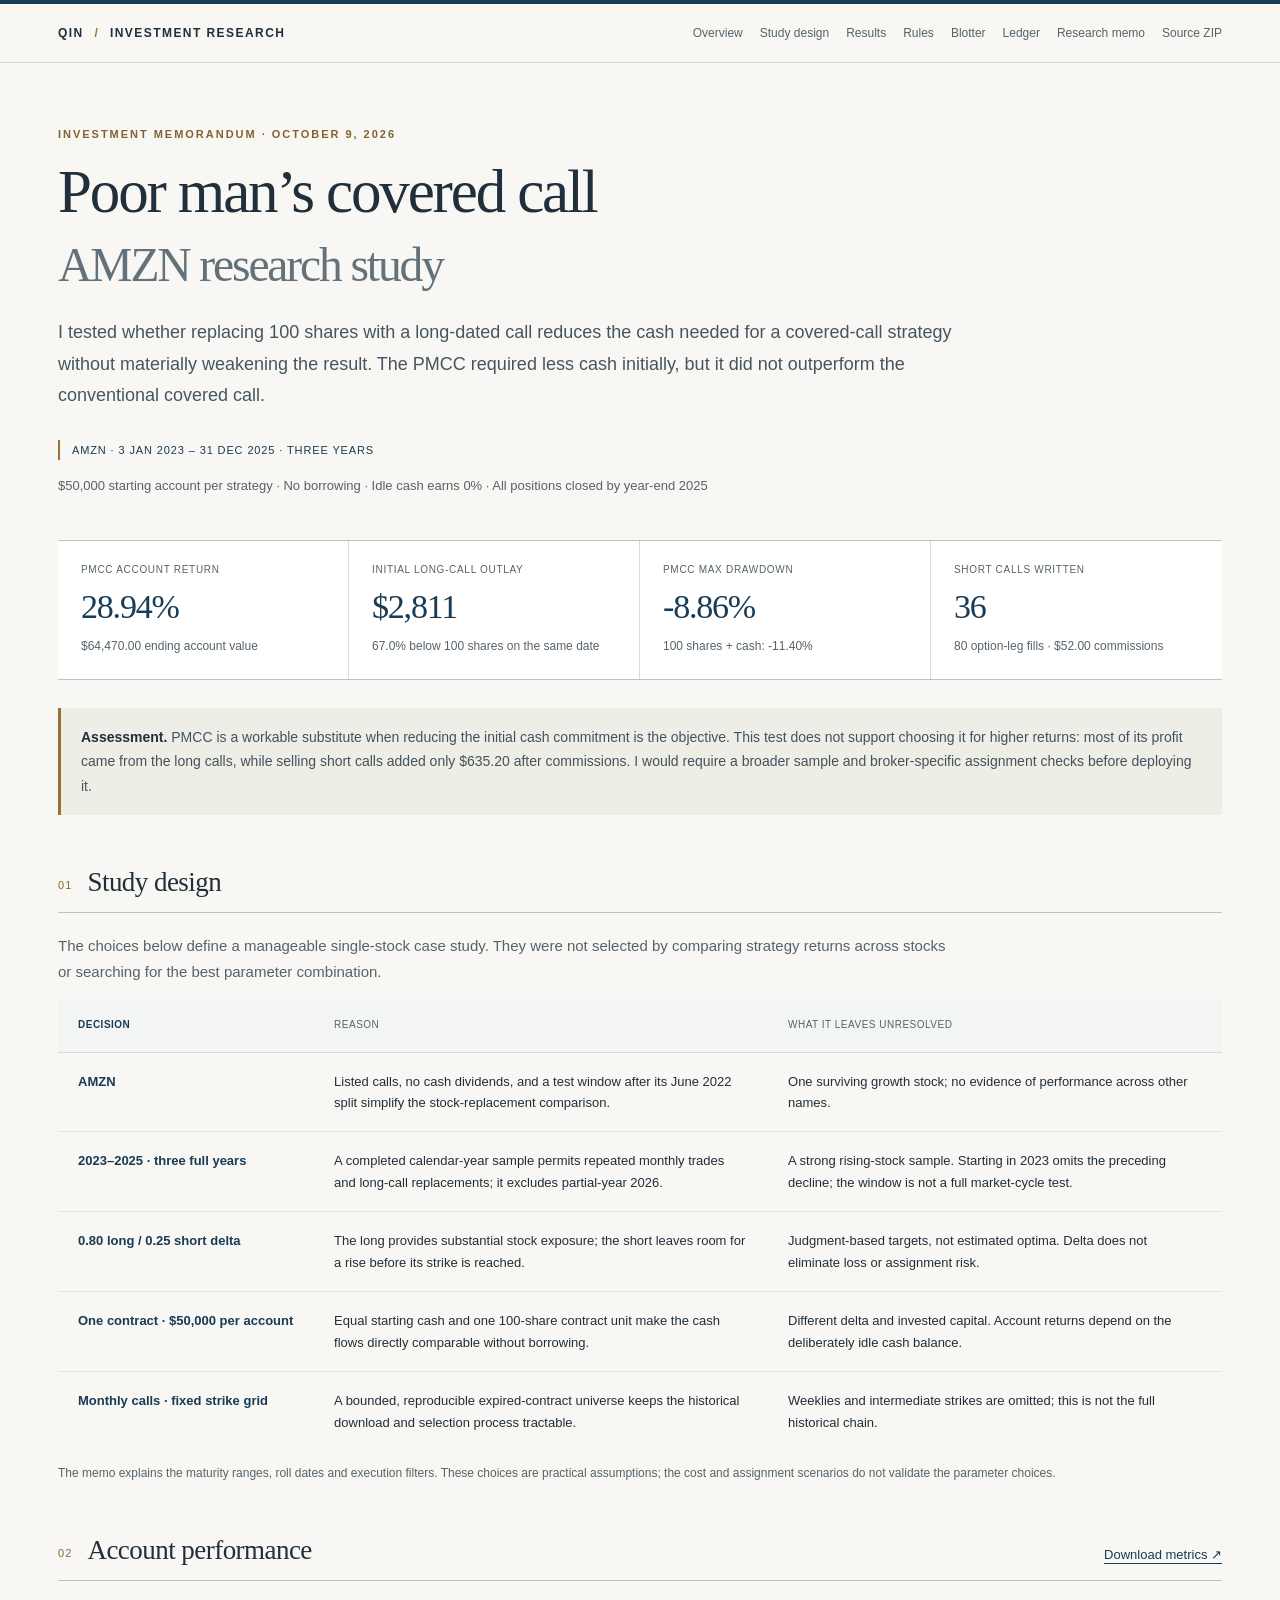
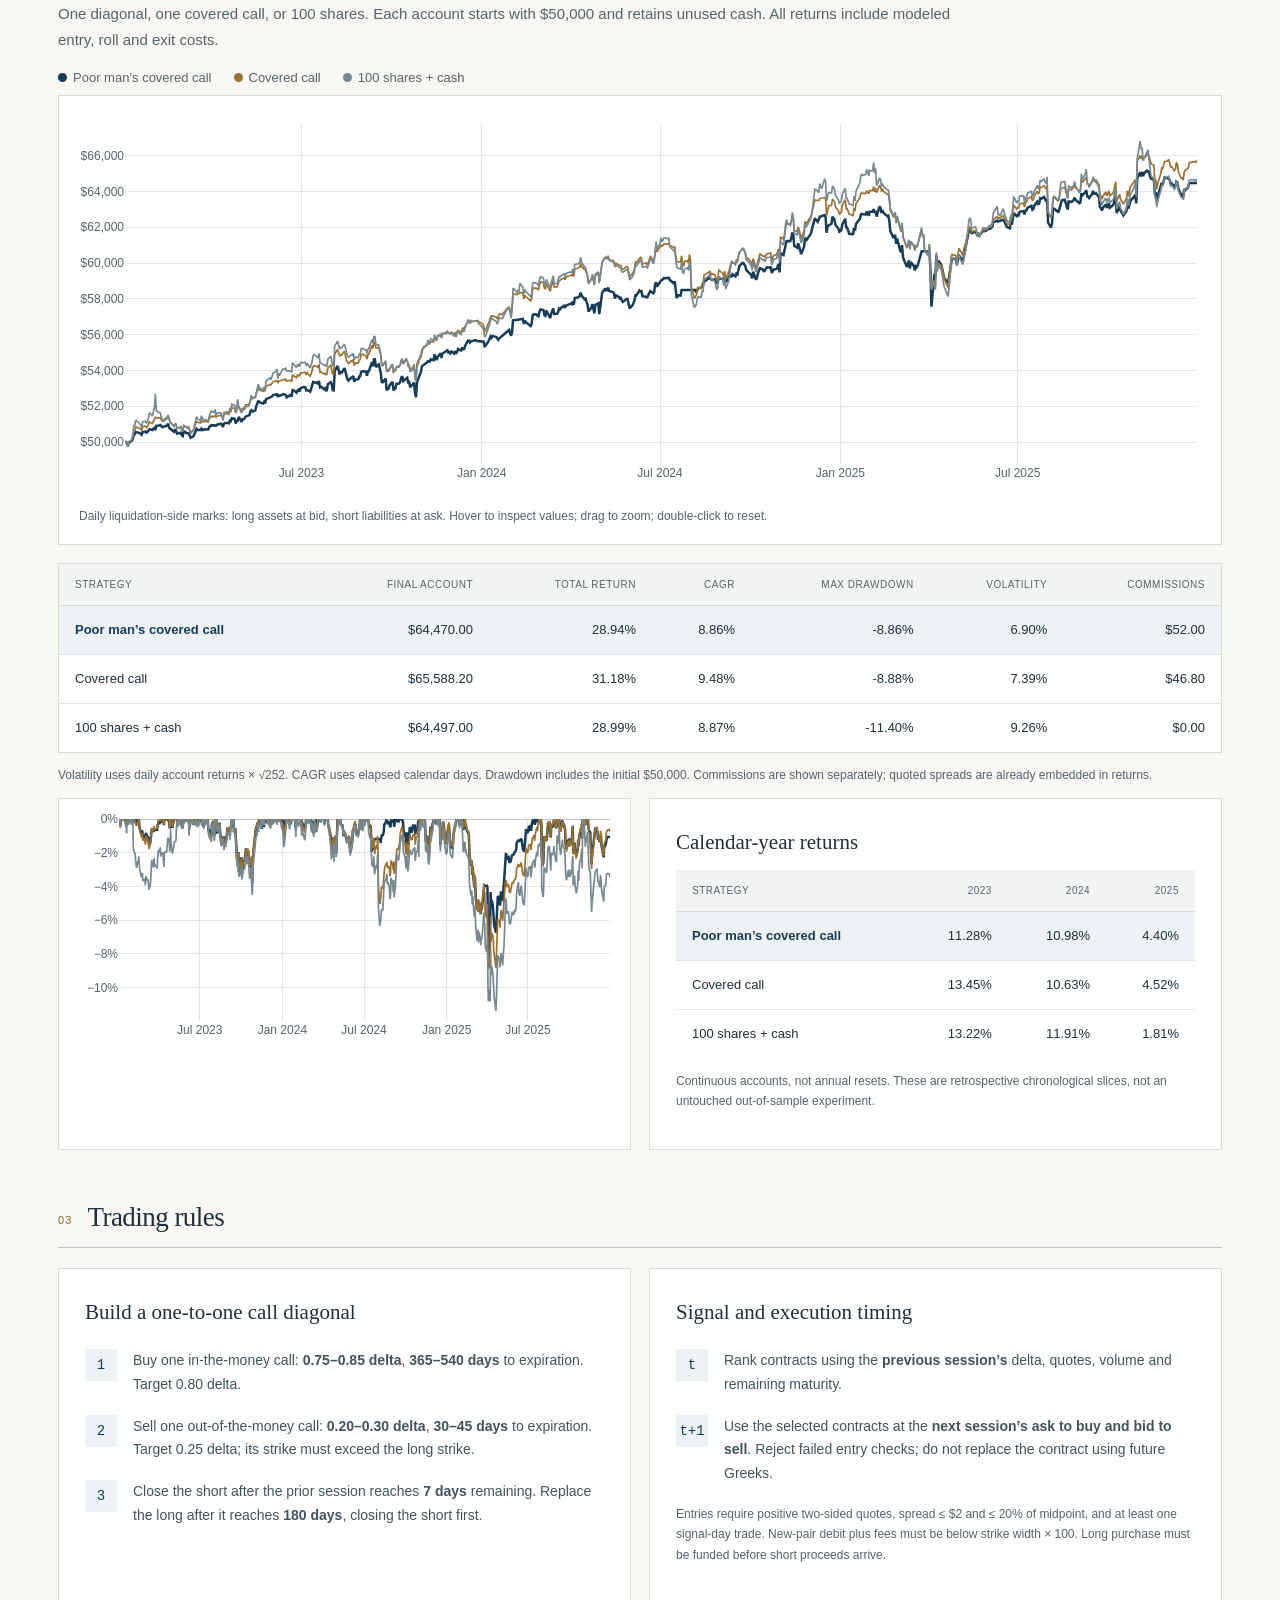
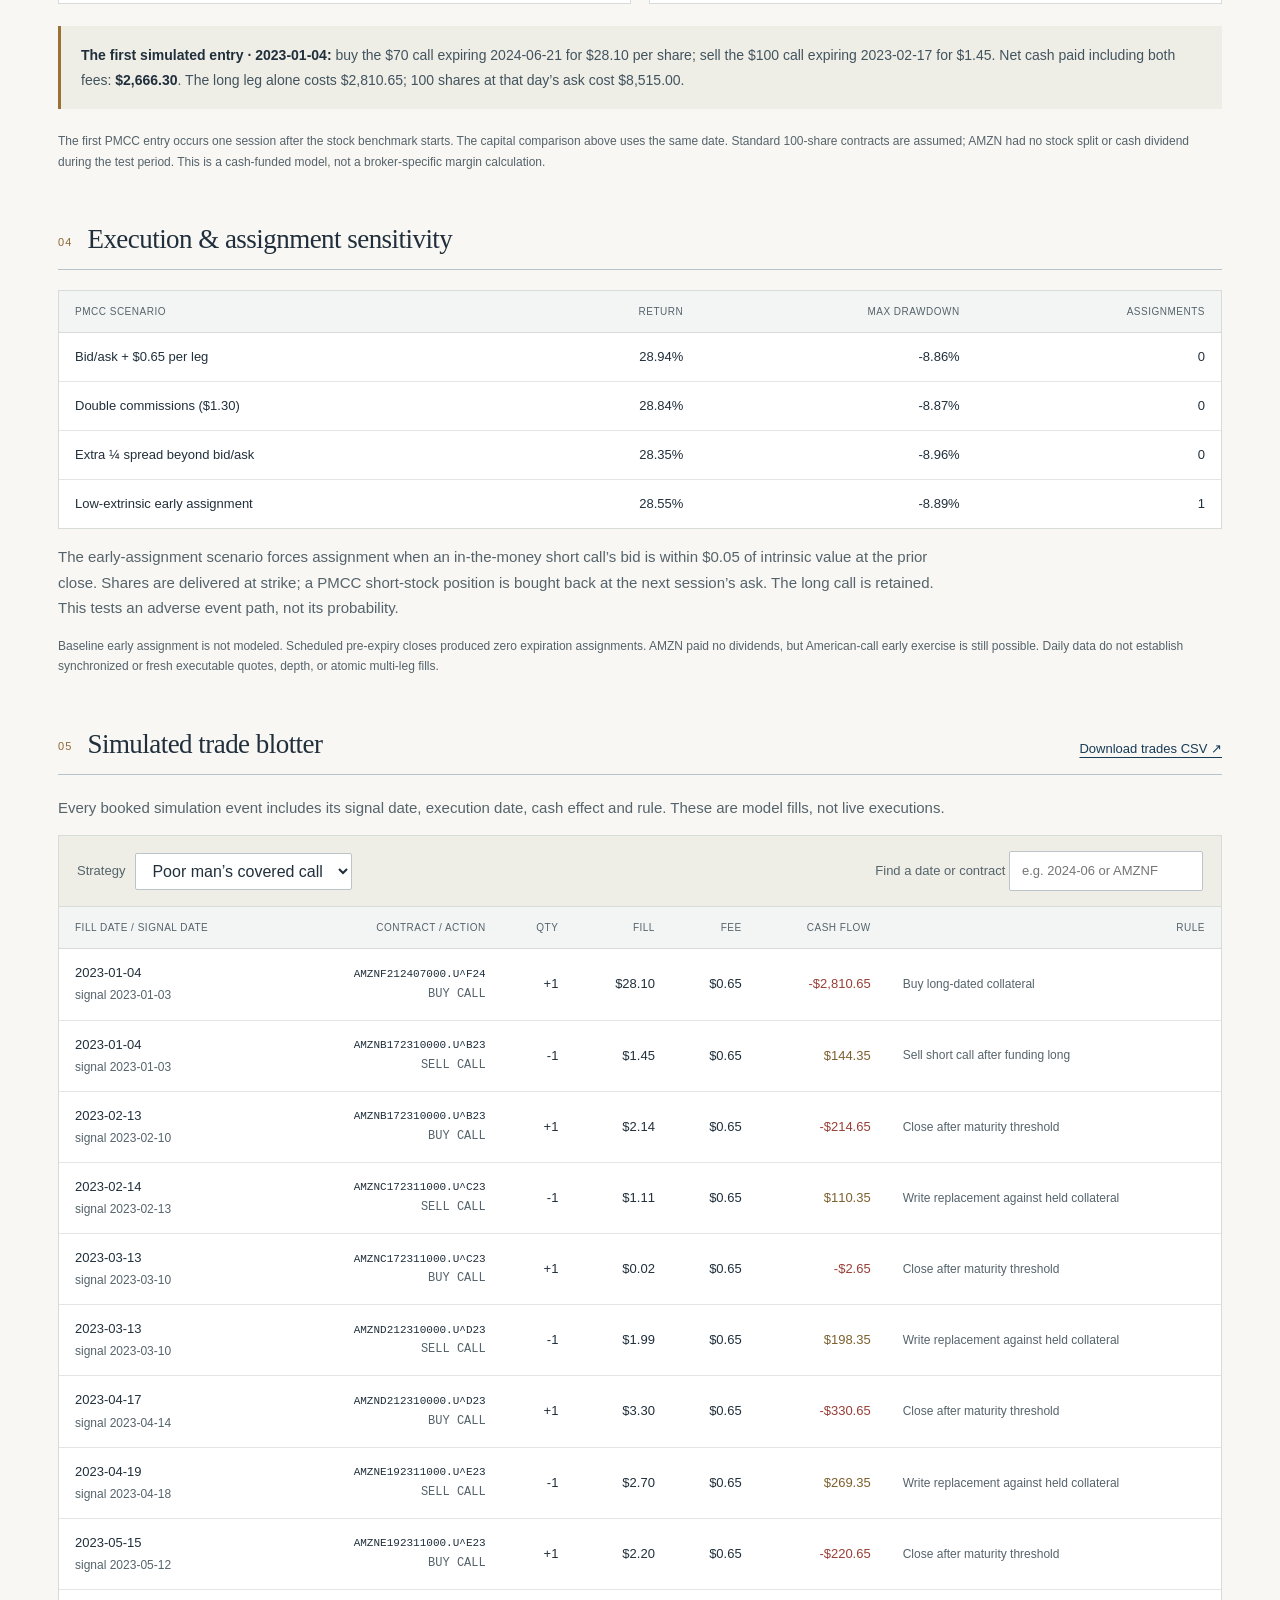
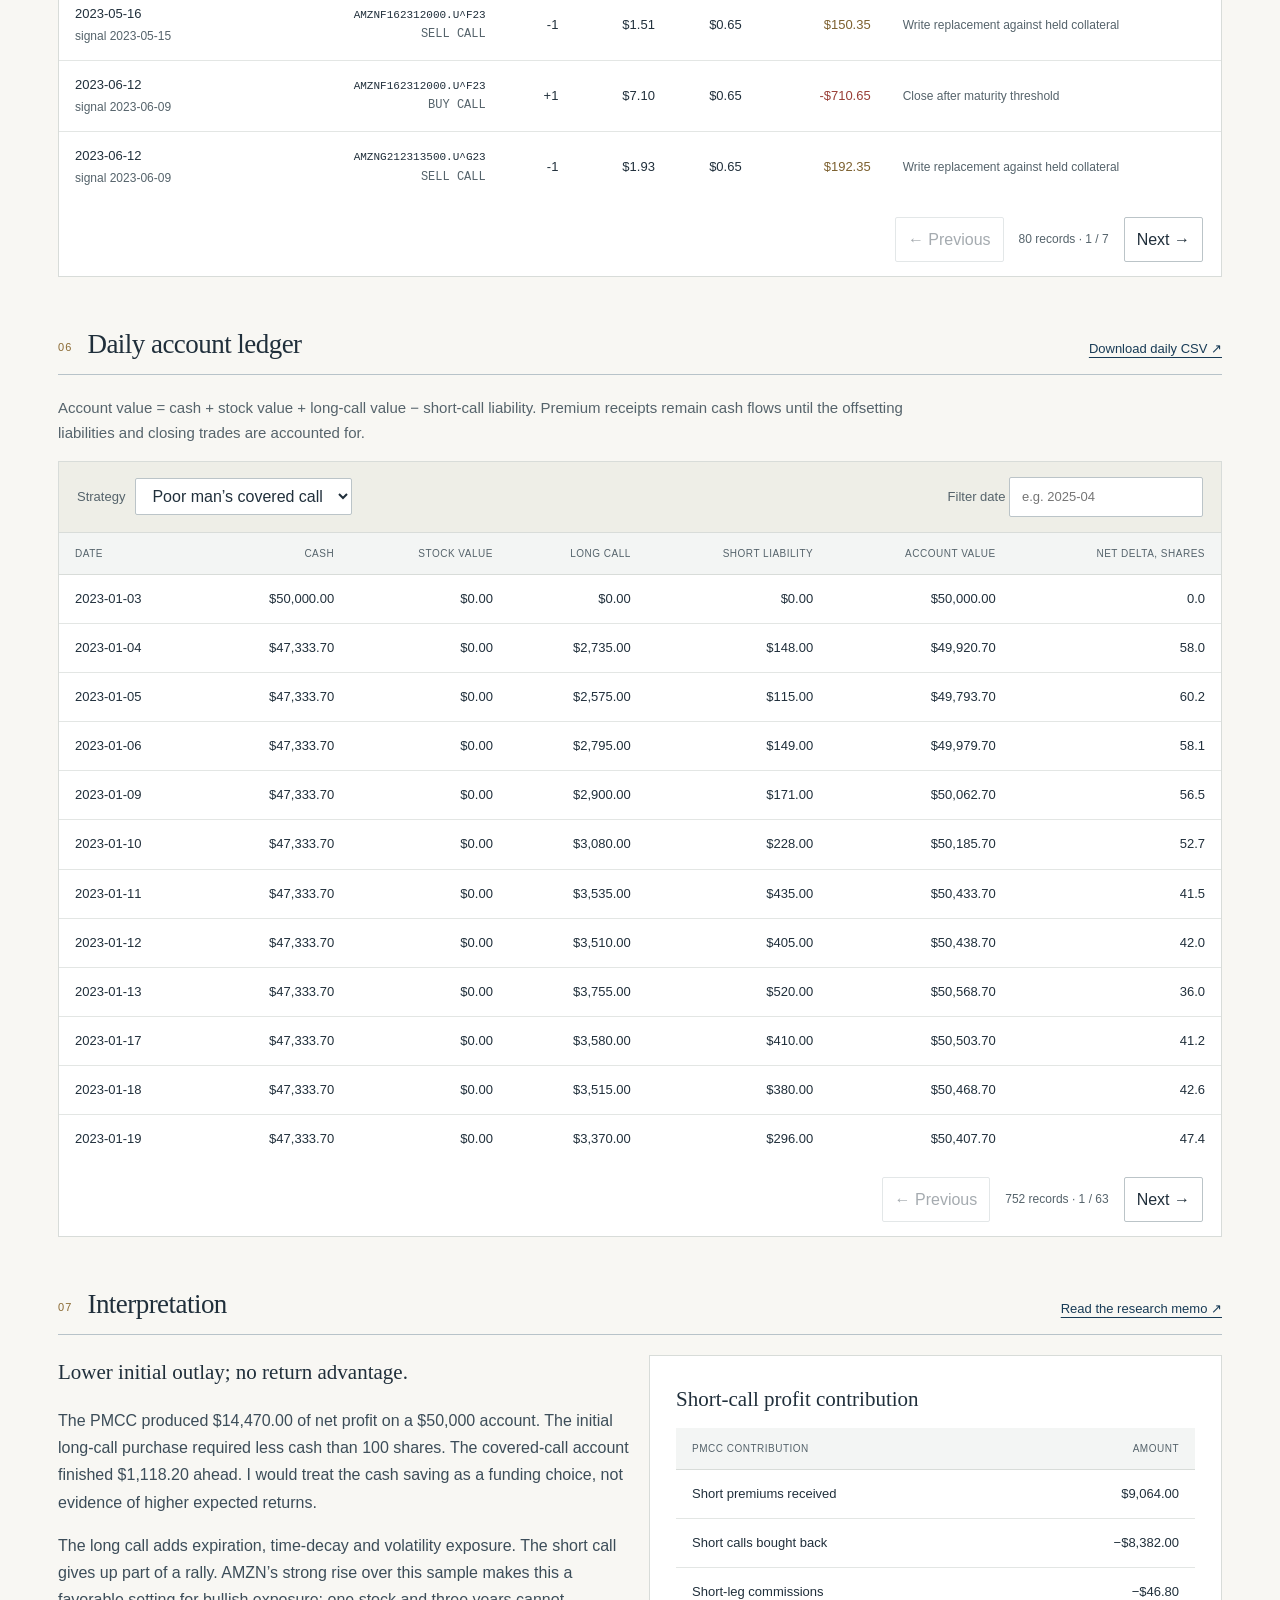
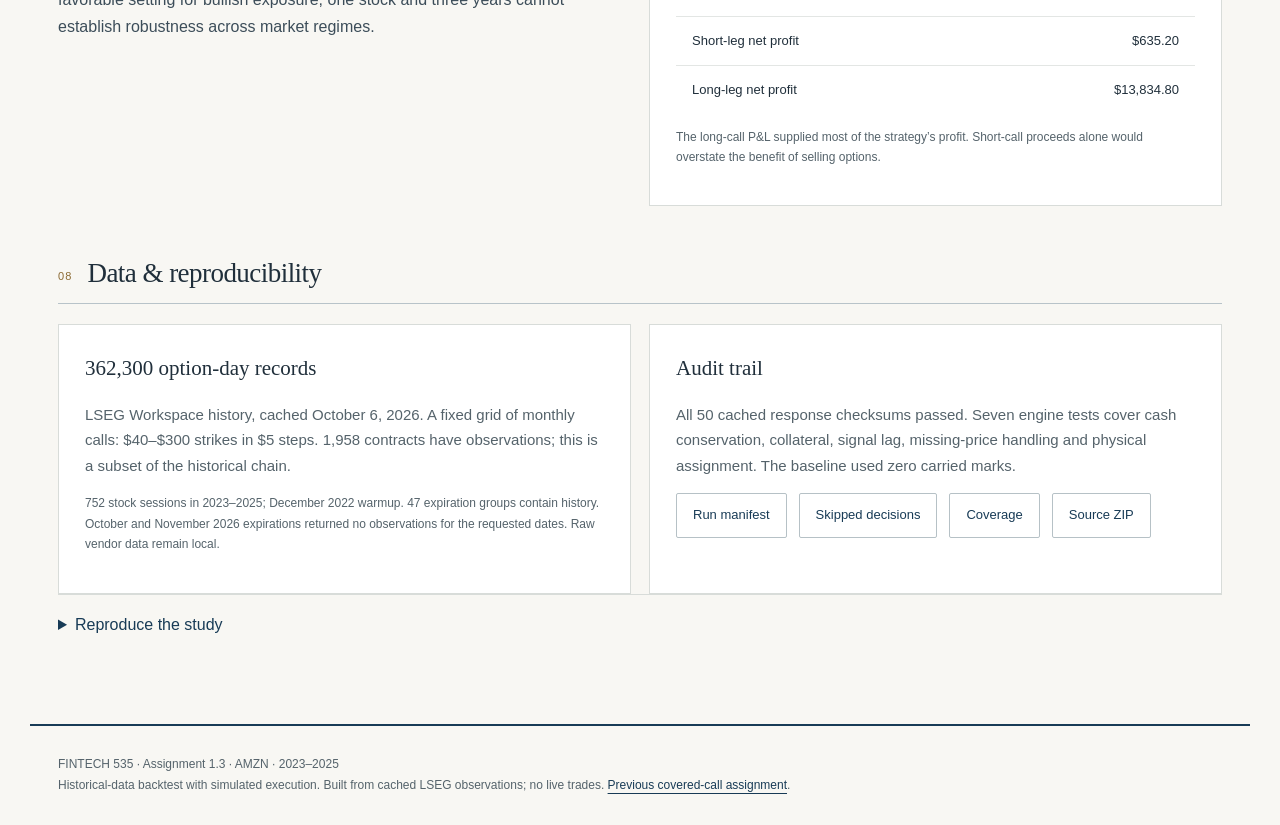
<file: docs/index.html>
<!doctype html><html lang="en"><head><meta charset="utf-8"><meta name="viewport" content="width=device-width,initial-scale=1"><meta name="description" content="AMZN poor man’s covered call: investment research, historical results and implementation assumptions, 2023–2025."><title>FINTECH 535 — Poor Man’s Covered Call</title><link rel="stylesheet" href="assets/style.css"></head><body><a class="skip-link" href="#main">Skip to content</a><header class="topbar"><div class="bar"><a class="brand" href="index.html">QIN <span>/</span> INVESTMENT RESEARCH</a><nav aria-label="Main navigation"><a href="#overview">Overview</a><a href="#design">Study design</a><a href="#results">Results</a><a href="#rules">Rules</a><a href="#blotter">Blotter</a><a href="#ledger">Ledger</a><a href="report.html">Research memo</a><a href="downloads/pmcc-source.zip">Source ZIP</a></nav></div></header><main id="main"><div class="hero" id="overview"><p class="eyebrow">Investment memorandum · October 9, 2026</p><h1>Poor man’s covered call<br><span class="subtle">AMZN research study</span></h1><p class="lead">I tested whether replacing 100 shares with a long-dated call reduces the cash needed for a covered-call strategy without materially weakening the result. The PMCC required less cash initially, but it did not outperform the conventional covered call.</p><span class="badge">AMZN · 3 JAN 2023 – 31 DEC 2025 · THREE YEARS</span><p class="meta">$50,000 starting account per strategy · No borrowing · Idle cash earns 0% · All positions closed by year-end 2025</p></div>
    <div class="metrics"><div class="metric"><label>PMCC account return</label><strong>28.94%</strong><small>$64,470.00 ending account value</small></div><div class="metric"><label>Initial long-call outlay</label><strong>$2,811</strong><small>67.0% below 100 shares on the same date</small></div><div class="metric"><label>PMCC max drawdown</label><strong>-8.86%</strong><small>100 shares + cash: -11.40%</small></div><div class="metric"><label>Short calls written</label><strong>36</strong><small>80 option-leg fills · $52.00 commissions</small></div></div>
    <div class="note"><strong>Assessment.</strong> PMCC is a workable substitute when reducing the initial cash commitment is the objective. This test does not support choosing it for higher returns: most of its profit came from the long calls, while selling short calls added only $635.20 after commissions. I would require a broader sample and broker-specific assignment checks before deploying it.</div><section id="design"><div class="section-heading"><h2><span class="section-num">01</span>Study design</h2></div><p class="intro">The choices below define a manageable single-stock case study. They were not selected by comparing strategy returns across stocks or searching for the best parameter combination.</p><div class="table-wrap"><table><thead><tr><th scope="col">Decision</th><th scope="col">Reason</th><th scope="col">What it leaves unresolved</th></tr></thead><tbody><tr><td>AMZN</td><td>Listed calls, no cash dividends, and a test window after its June 2022 split simplify the stock-replacement comparison.</td><td>One surviving growth stock; no evidence of performance across other names.</td></tr><tr><td>2023–2025 · three full years</td><td>A completed calendar-year sample permits repeated monthly trades and long-call replacements; it excludes partial-year 2026.</td><td>A strong rising-stock sample. Starting in 2023 omits the preceding decline; the window is not a full market-cycle test.</td></tr><tr><td>0.80 long / 0.25 short delta</td><td>The long provides substantial stock exposure; the short leaves room for a rise before its strike is reached.</td><td>Judgment-based targets, not estimated optima. Delta does not eliminate loss or assignment risk.</td></tr><tr><td>One contract · $50,000 per account</td><td>Equal starting cash and one 100-share contract unit make the cash flows directly comparable without borrowing.</td><td>Different delta and invested capital. Account returns depend on the deliberately idle cash balance.</td></tr><tr><td>Monthly calls · fixed strike grid</td><td>A bounded, reproducible expired-contract universe keeps the historical download and selection process tractable.</td><td>Weeklies and intermediate strikes are omitted; this is not the full historical chain.</td></tr></tbody></table></div><p class="smallprint">The memo explains the maturity ranges, roll dates and execution filters. These choices are practical assumptions; the cost and assignment scenarios do not validate the parameter choices.</p></section><section id="results"><div class="section-heading"><h2><span class="section-num">02</span>Account performance</h2><a href="results/summary.json" download>Download metrics ↗</a></div><p class="intro">One diagonal, one covered call, or 100 shares. Each account starts with $50,000 and retains unused cash. All returns include modeled entry, roll and exit costs.</p><div class="legend"><span><i class="dot" style="background:#183b56"></i>Poor man’s covered call</span><span><i class="dot" style="background:#9a7134"></i>Covered call</span><span><i class="dot" style="background:#78888f"></i>100 shares + cash</span></div><div class="panel"><div id="equity-chart" class="chart" role="img" aria-label="Daily account equity for PMCC, covered call and stock"></div><div class="chart-caption">Daily liquidation-side marks: long assets at bid, short liabilities at ask. Hover to inspect values; drag to zoom; double-click to reset.</div></div><div style="height:18px"></div><div class="panel"><div class="table-wrap"><table><thead><tr><th scope="col">Strategy</th><th scope="col">Final account</th><th scope="col">Total return</th><th scope="col">CAGR</th><th scope="col">Max drawdown</th><th scope="col">Volatility</th><th scope="col">Commissions</th></tr></thead><tbody><tr class="primary"><td>Poor man’s covered call</td><td>$64,470.00</td><td>28.94%</td><td>8.86%</td><td>-8.86%</td><td>6.90%</td><td>$52.00</td></tr><tr><td>Covered call</td><td>$65,588.20</td><td>31.18%</td><td>9.48%</td><td>-8.88%</td><td>7.39%</td><td>$46.80</td></tr><tr><td>100 shares + cash</td><td>$64,497.00</td><td>28.99%</td><td>8.87%</td><td>-11.40%</td><td>9.26%</td><td>$0.00</td></tr></tbody></table></div></div><p class="smallprint">Volatility uses daily account returns × √252. CAGR uses elapsed calendar days. Drawdown includes the initial $50,000. Commissions are shown separately; quoted spreads are already embedded in returns.</p><div class="grid2"><div class="panel"><div id="drawdown-chart" class="chart small" role="img" aria-label="Account drawdowns"></div></div><div class="panel pad"><h3>Calendar-year returns</h3><div class="table-wrap"><table><thead><tr><th scope="col">Strategy</th><th scope="col">2023</th><th scope="col">2024</th><th scope="col">2025</th></tr></thead><tbody><tr class="primary"><td>Poor man’s covered call</td><td>11.28%</td><td>10.98%</td><td>4.40%</td></tr><tr><td>Covered call</td><td>13.45%</td><td>10.63%</td><td>4.52%</td></tr><tr><td>100 shares + cash</td><td>13.22%</td><td>11.91%</td><td>1.81%</td></tr></tbody></table></div><p class="smallprint">Continuous accounts, not annual resets. These are retrospective chronological slices, not an untouched out-of-sample experiment.</p></div></div></section><section id="rules"><div class="section-heading"><h2><span class="section-num">03</span>Trading rules</h2></div><div class="grid2"><div class="panel pad"><h3>Build a one-to-one call diagonal</h3><div class="numberline"><span>1</span><p>Buy one in-the-money call: <strong>0.75–0.85 delta</strong>, <strong>365–540 days</strong> to expiration. Target 0.80 delta.</p></div><div class="numberline"><span>2</span><p>Sell one out-of-the-money call: <strong>0.20–0.30 delta</strong>, <strong>30–45 days</strong> to expiration. Target 0.25 delta; its strike must exceed the long strike.</p></div><div class="numberline"><span>3</span><p>Close the short after the prior session reaches <strong>7 days</strong> remaining. Replace the long after it reaches <strong>180 days</strong>, closing the short first.</p></div></div><div class="panel pad"><h3>Signal and execution timing</h3><div class="numberline"><span>t</span><p>Rank contracts using the <strong>previous session’s</strong> delta, quotes, volume and remaining maturity.</p></div><div class="numberline"><span>t+1</span><p>Use the selected contracts at the <strong>next session’s ask to buy and bid to sell</strong>. Reject failed entry checks; do not replace the contract using future Greeks.</p></div><p class="smallprint">Entries require positive two-sided quotes, spread ≤ $2 and ≤ 20% of midpoint, and at least one signal-day trade. New-pair debit plus fees must be below strike width × 100. Long purchase must be funded before short proceeds arrive.</p></div></div><div class="note"><strong>The first simulated entry · 2023-01-04:</strong> buy the $70 call expiring 2024-06-21 for $28.10 per share; sell the $100 call expiring 2023-02-17 for $1.45. Net cash paid including both fees: <strong>$2,666.30</strong>. The long leg alone costs $2,810.65; 100 shares at that day’s ask cost $8,515.00.</div><p class="smallprint">The first PMCC entry occurs one session after the stock benchmark starts. The capital comparison above uses the same date. Standard 100-share contracts are assumed; AMZN had no stock split or cash dividend during the test period. This is a cash-funded model, not a broker-specific margin calculation.</p></section><section id="risk"><div class="section-heading"><h2><span class="section-num">04</span>Execution & assignment sensitivity</h2></div><div class="panel"><div class="table-wrap"><table><thead><tr><th scope="col">PMCC scenario</th><th scope="col">Return</th><th scope="col">Max drawdown</th><th scope="col">Assignments</th></tr></thead><tbody><tr><td>Bid/ask + $0.65 per leg</td><td>28.94%</td><td>-8.86%</td><td>0</td></tr><tr><td>Double commissions ($1.30)</td><td>28.84%</td><td>-8.87%</td><td>0</td></tr><tr><td>Extra ¼ spread beyond bid/ask</td><td>28.35%</td><td>-8.96%</td><td>0</td></tr><tr><td>Low-extrinsic early assignment</td><td>28.55%</td><td>-8.89%</td><td>1</td></tr></tbody></table></div></div><p class="intro">The early-assignment scenario forces assignment when an in-the-money short call’s bid is within $0.05 of intrinsic value at the prior close. Shares are delivered at strike; a PMCC short-stock position is bought back at the next session’s ask. The long call is retained. This tests an adverse event path, not its probability.</p><p class="smallprint">Baseline early assignment is not modeled. Scheduled pre-expiry closes produced zero expiration assignments. AMZN paid no dividends, but American-call early exercise is still possible. Daily data do not establish synchronized or fresh executable quotes, depth, or atomic multi-leg fills.</p></section><section id="blotter"><div class="section-heading"><h2><span class="section-num">05</span>Simulated trade blotter</h2><a id="trades-download" href="results/pmcc_trades.csv" download>Download trades CSV ↗</a></div><p class="intro">Every booked simulation event includes its signal date, execution date, cash effect and rule. These are model fills, not live executions.</p><div class="panel"><div class="toolbar"><div class="controls"><label for="trade-strategy">Strategy</label><select id="trade-strategy"><option value="pmcc">Poor man’s covered call</option><option value="covered_call">Covered call</option><option value="stock">100 shares + cash</option></select></div><label>Find a date or contract <input id="trade-search" type="search" placeholder="e.g. 2024-06 or AMZNF"></label></div><div class="table-wrap"><table><thead><tr><th>Fill date / signal date</th><th>Contract / action</th><th>Qty</th><th>Fill</th><th>Fee</th><th>Cash flow</th><th>Rule</th></tr></thead><tbody id="trade-body"></tbody></table></div><div class="pagination"><button id="trade-prev" aria-label="Previous trades">← Previous</button><span id="trade-page" aria-live="polite"></span><button id="trade-next" aria-label="Next trades">Next →</button></div></div></section><section id="ledger"><div class="section-heading"><h2><span class="section-num">06</span>Daily account ledger</h2><a id="ledger-download" href="results/pmcc_daily.csv" download>Download daily CSV ↗</a></div><p class="intro">Account value = cash + stock value + long-call value − short-call liability. Premium receipts remain cash flows until the offsetting liabilities and closing trades are accounted for.</p><div class="panel"><div class="toolbar"><div class="controls"><label for="ledger-strategy">Strategy</label><select id="ledger-strategy"><option value="pmcc">Poor man’s covered call</option><option value="covered_call">Covered call</option><option value="stock">100 shares + cash</option></select></div><label>Filter date <input id="ledger-search" type="search" placeholder="e.g. 2025-04"></label></div><div class="table-wrap"><table><thead><tr><th>Date</th><th>Cash</th><th>Stock value</th><th>Long call</th><th>Short liability</th><th>Account value</th><th>Net delta, shares</th></tr></thead><tbody id="ledger-body"></tbody></table></div><div class="pagination"><button id="ledger-prev" aria-label="Previous ledger rows">← Previous</button><span id="ledger-page" aria-live="polite"></span><button id="ledger-next" aria-label="Next ledger rows">Next →</button></div></div></section><section id="writeup"><div class="section-heading"><h2><span class="section-num">07</span>Interpretation</h2><a href="report.html">Read the research memo ↗</a></div><div class="grid2"><div class="analysis-text"><h3>Lower initial outlay; no return advantage.</h3><p>The PMCC produced $14,470.00 of net profit on a $50,000 account. The initial long-call purchase required less cash than 100 shares. The covered-call account finished $1,118.20 ahead. I would treat the cash saving as a funding choice, not evidence of higher expected returns.</p><p>The long call adds expiration, time-decay and volatility exposure. The short call gives up part of a rally. AMZN’s strong rise over this sample makes this a favorable setting for bullish exposure; one stock and three years cannot establish robustness across market regimes.</p></div><div class="panel pad"><h3>Short-call profit contribution</h3><div class="table-wrap"><table><thead><tr><th scope="col">PMCC contribution</th><th scope="col">Amount</th></tr></thead><tbody><tr><td>Short premiums received</td><td>$9,064.00</td></tr><tr><td>Short calls bought back</td><td>−$8,382.00</td></tr><tr><td>Short-leg commissions</td><td>−$46.80</td></tr><tr><td>Short-leg net profit</td><td>$635.20</td></tr><tr><td>Long-leg net profit</td><td>$13,834.80</td></tr></tbody></table></div><p class="smallprint">The long-call P&amp;L supplied most of the strategy’s profit. Short-call proceeds alone would overstate the benefit of selling options.</p></div></div></section><section id="data"><div class="section-heading"><h2><span class="section-num">08</span>Data & reproducibility</h2></div><div class="grid2"><div class="panel pad"><h3>362,300 option-day records</h3><p class="intro">LSEG Workspace history, cached October 6, 2026. A fixed grid of monthly calls: $40–$300 strikes in $5 steps. 1,958 contracts have observations; this is a subset of the historical chain.</p><p class="smallprint">752 stock sessions in 2023–2025; December 2022 warmup. 47 expiration groups contain history. October and November 2026 expirations returned no observations for the requested dates. Raw vendor data remain local.</p></div><div class="panel pad"><h3>Audit trail</h3><p class="intro">All 50 cached response checksums passed. Seven engine tests cover cash conservation, collateral, signal lag, missing-price handling and physical assignment. The baseline used zero carried marks.</p><div class="downloads"><a class="button-link" href="results/run_manifest.json" download>Run manifest</a><a class="button-link" href="results/pmcc_skips.csv" download>Skipped decisions</a><a class="button-link" href="results/cache_summary.json" download>Coverage</a><a class="button-link" href="downloads/pmcc-source.zip" download>Source ZIP</a></div></div></div><details><summary>Reproduce the study</summary><p class="intro">The complete source bundle includes configuration, fetcher, engine, tests, site generator and cached derived results. Rebuilding the analysis requires an entitled LSEG Workspace account or the same local raw cache.</p><pre>python3.12 -m venv .venv
.venv/bin/python -m pip install -r requirements.txt
.venv/bin/python src/fetch_lseg.py
.venv/bin/python src/audit_cache.py
.venv/bin/python -m unittest discover -s tests -v
.venv/bin/python src/backtest.py
.venv/bin/python src/robustness.py
.venv/bin/python src/build_site.py</pre><p class="smallprint">Serve the <code>docs/</code> directory with GitHub Pages. The published site is static and does not require access to LSEG.</p></details></section></main><footer>FINTECH 535 · Assignment 1.3 · AMZN · 2023–2025<br>Historical-data backtest with simulated execution. Built from cached LSEG observations; no live trades. <a href="https://chuyuqin.github.io/Covered-Call-FinTech535/">Previous covered-call assignment</a>.</footer><script src="assets/plotly.min.js"></script><script src="assets/data.js"></script><script src="assets/app.js"></script></body></html>
</file>
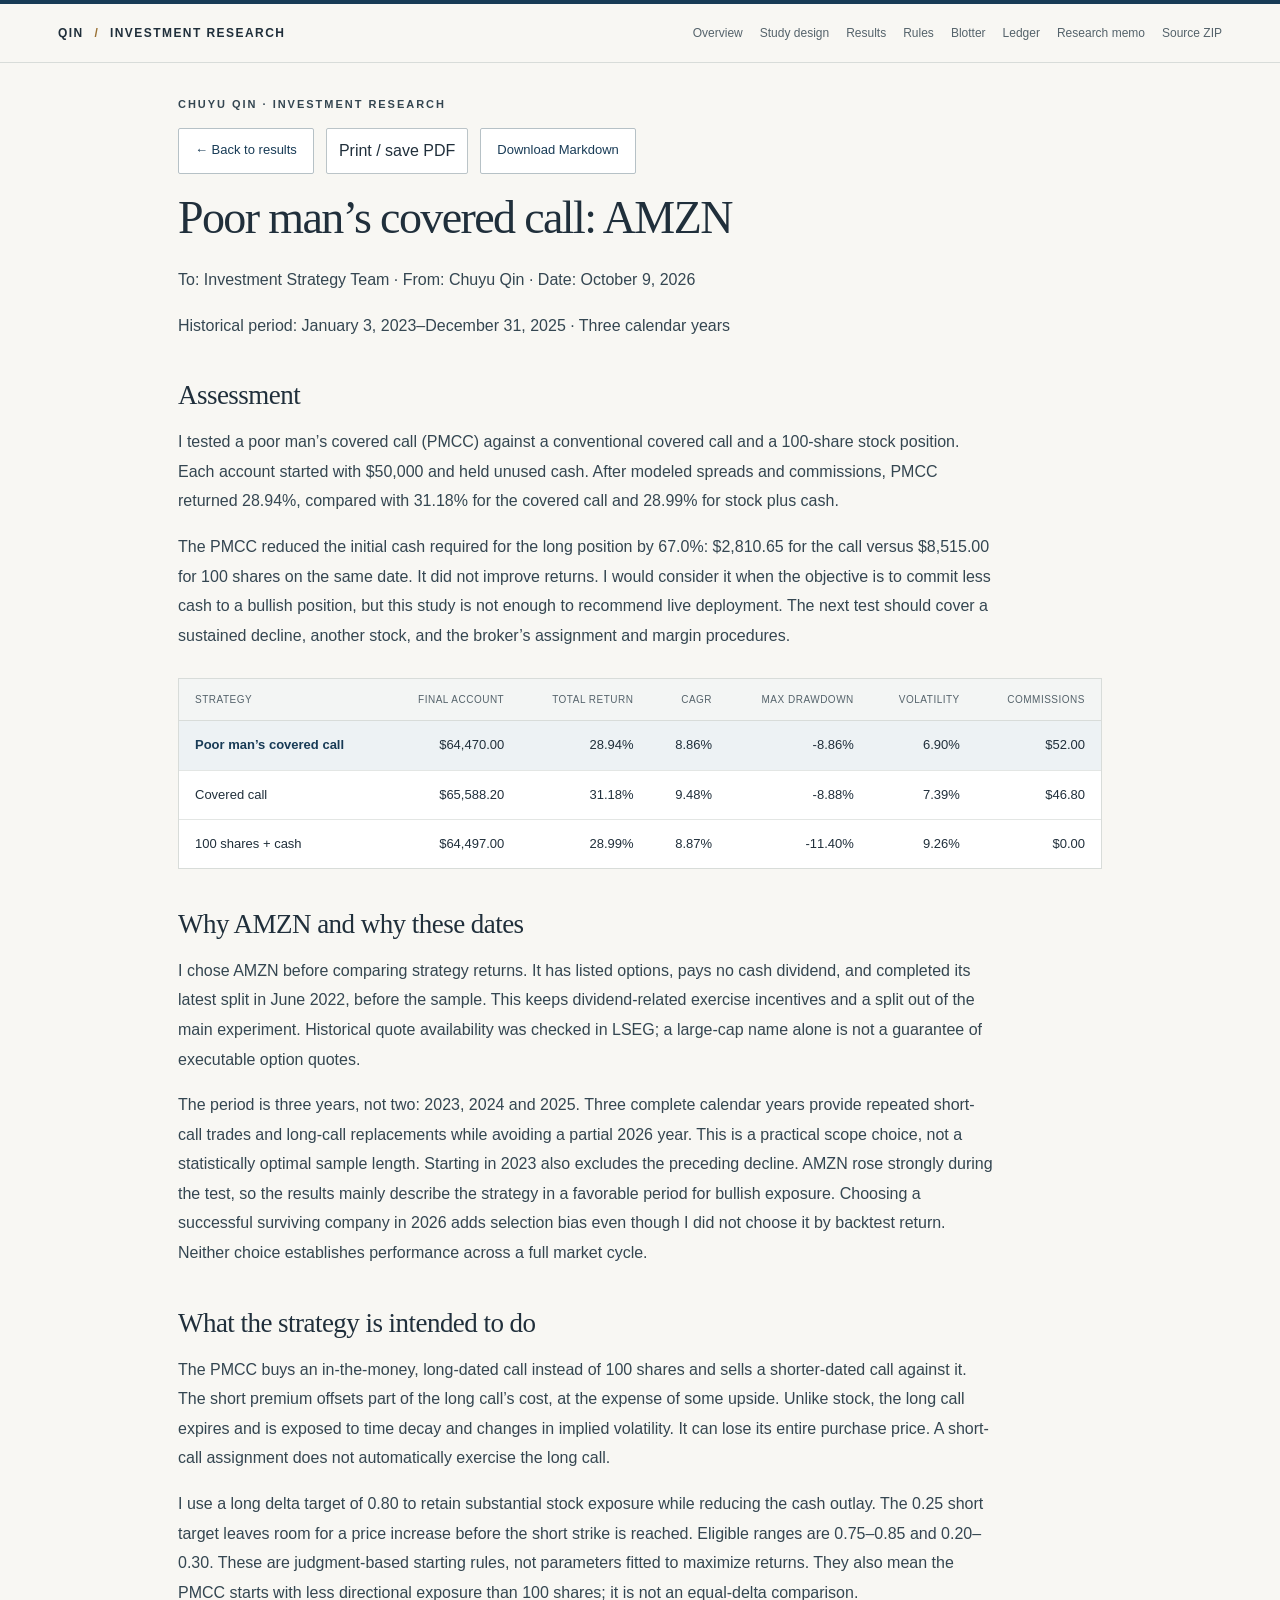
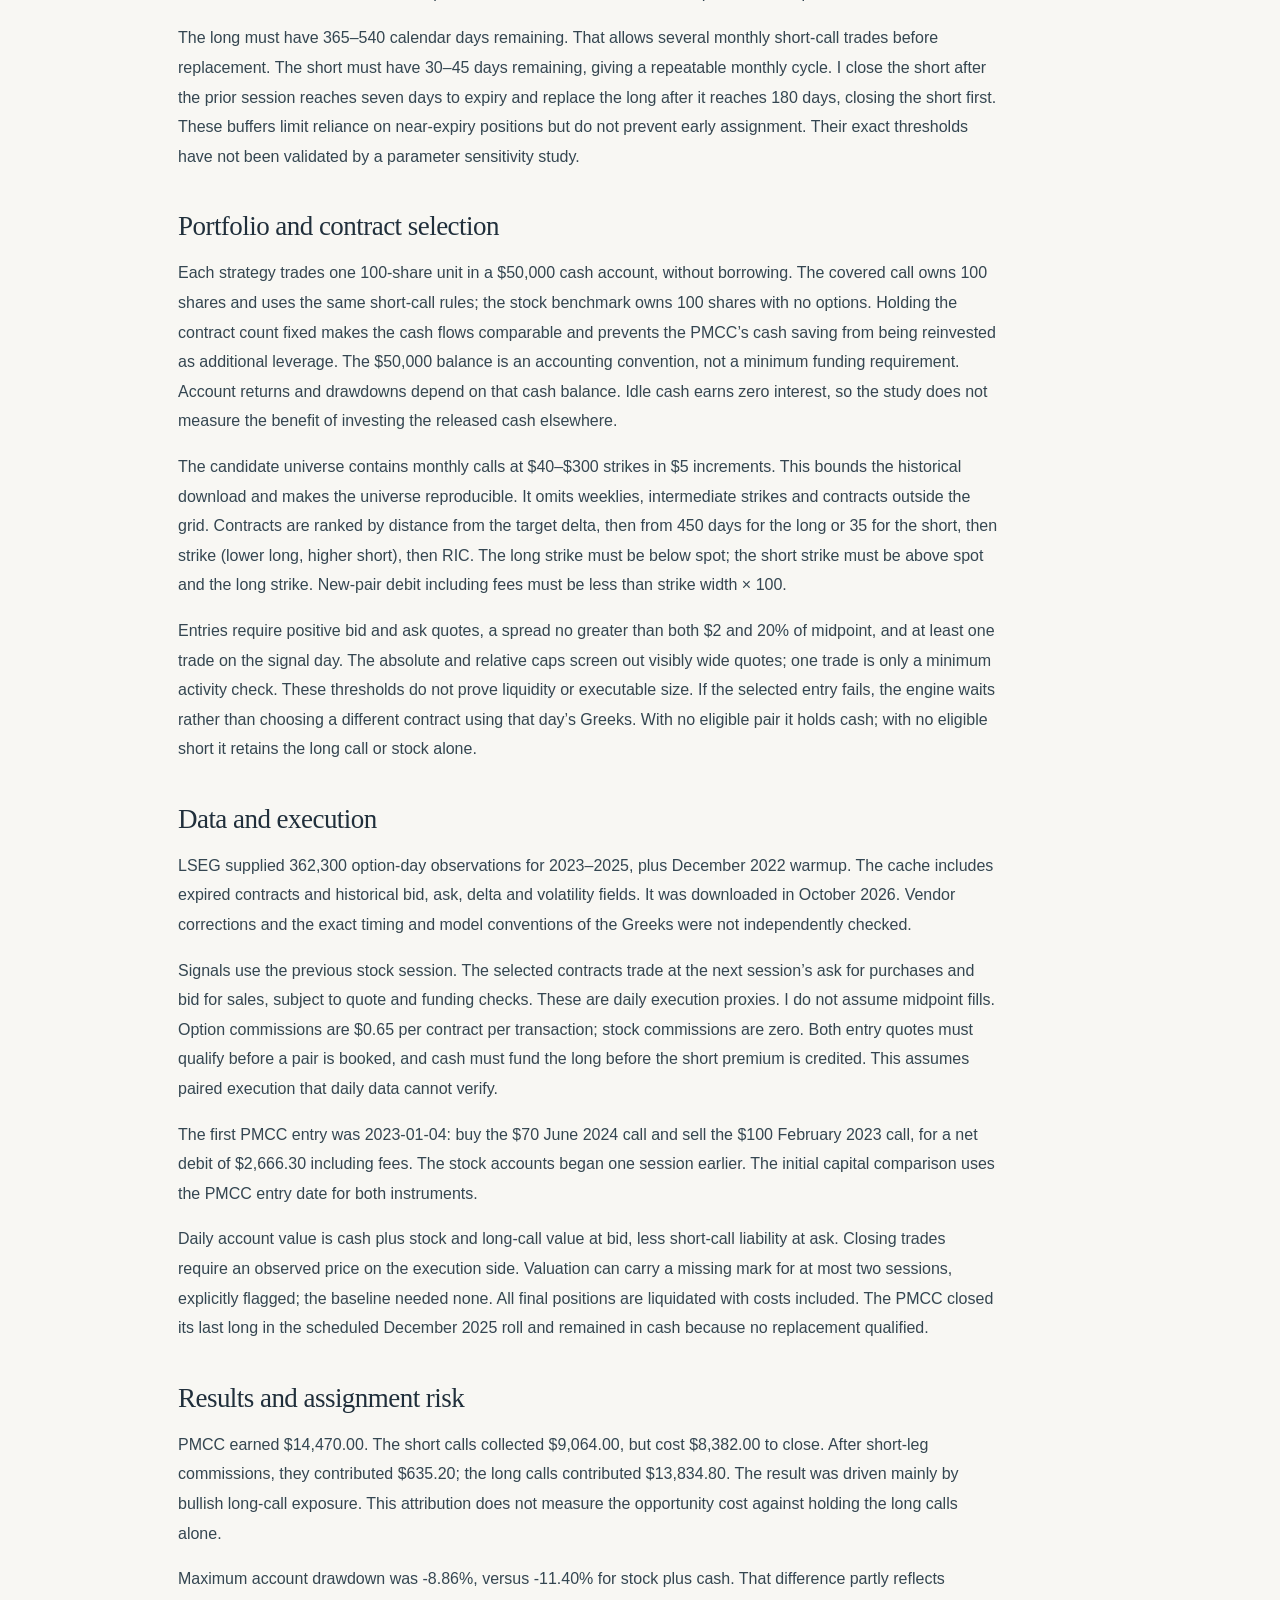
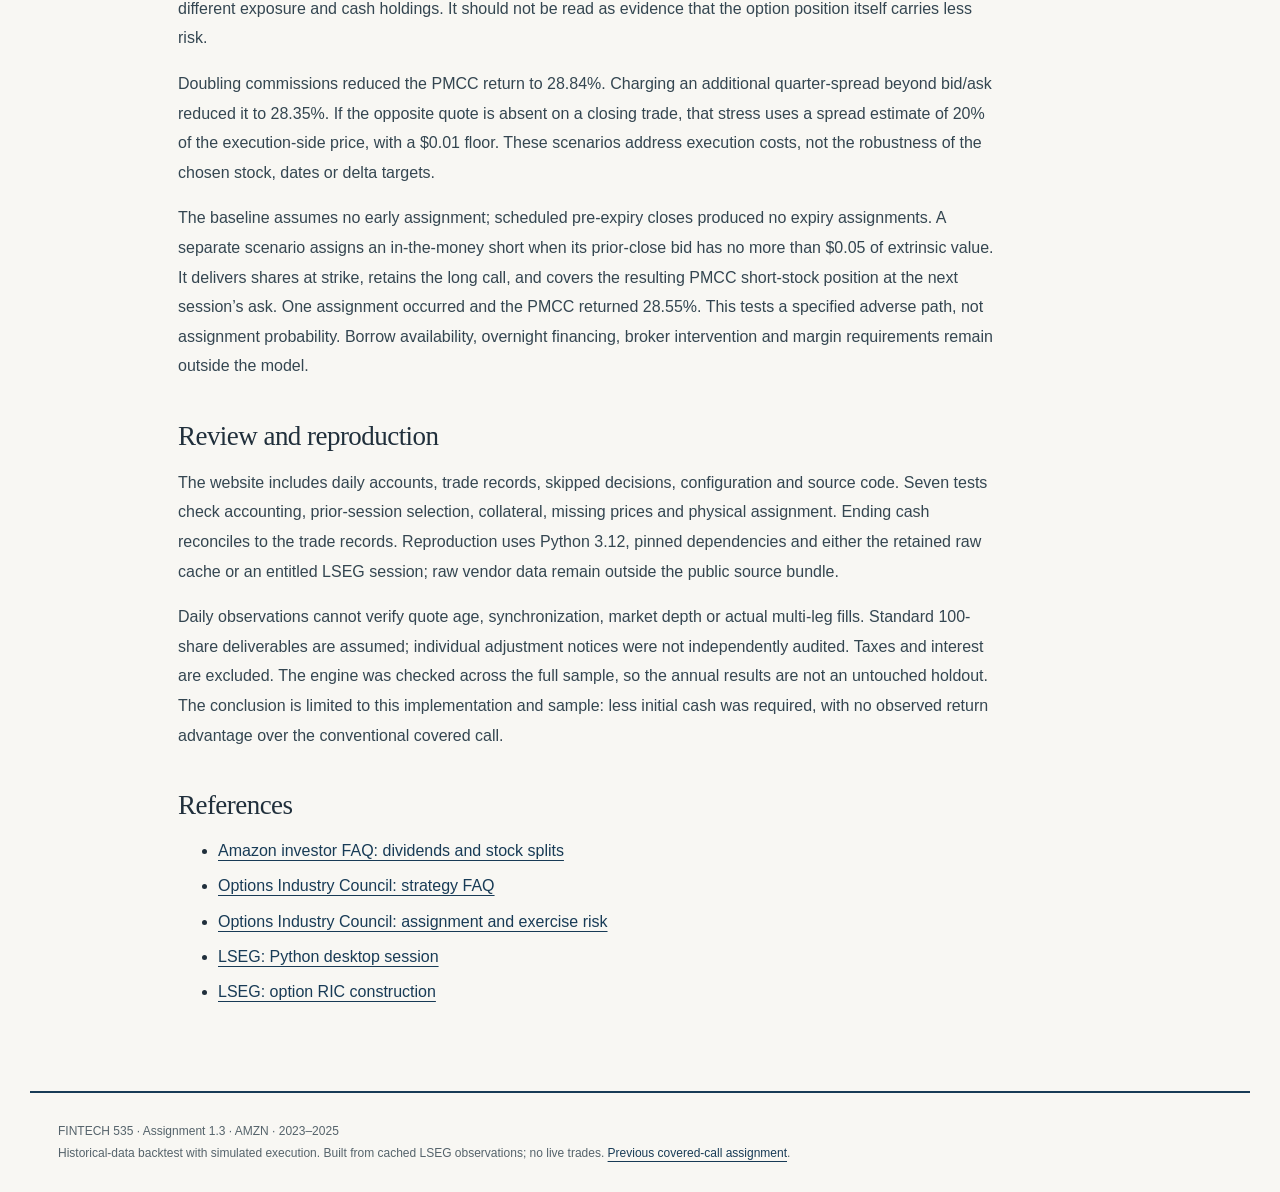
<file: docs/report.html>
<!doctype html><html lang="en"><head><meta charset="utf-8"><meta name="viewport" content="width=device-width,initial-scale=1"><meta name="description" content="AMZN poor man’s covered call: investment research, historical results and implementation assumptions, 2023–2025."><title>AMZN PMCC — Investment memorandum</title><link rel="stylesheet" href="assets/style.css"></head><body><a class="skip-link" href="#main">Skip to content</a><header class="topbar"><div class="bar"><a class="brand" href="index.html">QIN <span>/</span> INVESTMENT RESEARCH</a><nav aria-label="Main navigation"><a href="index.html#overview">Overview</a><a href="index.html#design">Study design</a><a href="index.html#results">Results</a><a href="index.html#rules">Rules</a><a href="index.html#blotter">Blotter</a><a href="index.html#ledger">Ledger</a><a href="report.html">Research memo</a><a href="downloads/pmcc-source.zip">Source ZIP</a></nav></div></header><main id="main" class="report"><div class="hero"><p class="eyebrow">Chuyu Qin · Investment research</p><div class="downloads no-print"><a class="button-link" href="index.html">← Back to results</a><button onclick="window.print()">Print / save PDF</button><a class="button-link" href="downloads/REPORT.md" download>Download Markdown</a></div></div><h1>Poor man’s covered call: AMZN</h1><p>To: Investment Strategy Team · From: Chuyu Qin · Date: October 9, 2026</p><p>Historical period: January 3, 2023–December 31, 2025 · Three calendar years</p><h2>Assessment</h2><p>I tested a poor man’s covered call (PMCC) against a conventional covered call and a 100-share stock position. Each account started with $50,000 and held unused cash. After modeled spreads and commissions, PMCC returned 28.94%, compared with 31.18% for the covered call and 28.99% for stock plus cash.</p><p>The PMCC reduced the initial cash required for the long position by 67.0%: $2,810.65 for the call versus $8,515.00 for 100 shares on the same date. It did not improve returns. I would consider it when the objective is to commit less cash to a bullish position, but this study is not enough to recommend live deployment. The next test should cover a sustained decline, another stock, and the broker’s assignment and margin procedures.</p><div class="panel"><div class="table-wrap"><table><thead><tr><th scope="col">Strategy</th><th scope="col">Final account</th><th scope="col">Total return</th><th scope="col">CAGR</th><th scope="col">Max drawdown</th><th scope="col">Volatility</th><th scope="col">Commissions</th></tr></thead><tbody><tr class="primary"><td>Poor man’s covered call</td><td>$64,470.00</td><td>28.94%</td><td>8.86%</td><td>-8.86%</td><td>6.90%</td><td>$52.00</td></tr><tr><td>Covered call</td><td>$65,588.20</td><td>31.18%</td><td>9.48%</td><td>-8.88%</td><td>7.39%</td><td>$46.80</td></tr><tr><td>100 shares + cash</td><td>$64,497.00</td><td>28.99%</td><td>8.87%</td><td>-11.40%</td><td>9.26%</td><td>$0.00</td></tr></tbody></table></div></div><h2>Why AMZN and why these dates</h2><p>I chose AMZN before comparing strategy returns. It has listed options, pays no cash dividend, and completed its latest split in June 2022, before the sample. This keeps dividend-related exercise incentives and a split out of the main experiment. Historical quote availability was checked in LSEG; a large-cap name alone is not a guarantee of executable option quotes.</p><p>The period is three years, not two: 2023, 2024 and 2025. Three complete calendar years provide repeated short-call trades and long-call replacements while avoiding a partial 2026 year. This is a practical scope choice, not a statistically optimal sample length. Starting in 2023 also excludes the preceding decline. AMZN rose strongly during the test, so the results mainly describe the strategy in a favorable period for bullish exposure. Choosing a successful surviving company in 2026 adds selection bias even though I did not choose it by backtest return. Neither choice establishes performance across a full market cycle.</p><h2>What the strategy is intended to do</h2><p>The PMCC buys an in-the-money, long-dated call instead of 100 shares and sells a shorter-dated call against it. The short premium offsets part of the long call’s cost, at the expense of some upside. Unlike stock, the long call expires and is exposed to time decay and changes in implied volatility. It can lose its entire purchase price. A short-call assignment does not automatically exercise the long call.</p><p>I use a long delta target of 0.80 to retain substantial stock exposure while reducing the cash outlay. The 0.25 short target leaves room for a price increase before the short strike is reached. Eligible ranges are 0.75–0.85 and 0.20–0.30. These are judgment-based starting rules, not parameters fitted to maximize returns. They also mean the PMCC starts with less directional exposure than 100 shares; it is not an equal-delta comparison.</p><p>The long must have 365–540 calendar days remaining. That allows several monthly short-call trades before replacement. The short must have 30–45 days remaining, giving a repeatable monthly cycle. I close the short after the prior session reaches seven days to expiry and replace the long after it reaches 180 days, closing the short first. These buffers limit reliance on near-expiry positions but do not prevent early assignment. Their exact thresholds have not been validated by a parameter sensitivity study.</p><h2>Portfolio and contract selection</h2><p>Each strategy trades one 100-share unit in a $50,000 cash account, without borrowing. The covered call owns 100 shares and uses the same short-call rules; the stock benchmark owns 100 shares with no options. Holding the contract count fixed makes the cash flows comparable and prevents the PMCC’s cash saving from being reinvested as additional leverage. The $50,000 balance is an accounting convention, not a minimum funding requirement. Account returns and drawdowns depend on that cash balance. Idle cash earns zero interest, so the study does not measure the benefit of investing the released cash elsewhere.</p><p>The candidate universe contains monthly calls at $40–$300 strikes in $5 increments. This bounds the historical download and makes the universe reproducible. It omits weeklies, intermediate strikes and contracts outside the grid. Contracts are ranked by distance from the target delta, then from 450 days for the long or 35 for the short, then strike (lower long, higher short), then RIC. The long strike must be below spot; the short strike must be above spot and the long strike. New-pair debit including fees must be less than strike width × 100.</p><p>Entries require positive bid and ask quotes, a spread no greater than both $2 and 20% of midpoint, and at least one trade on the signal day. The absolute and relative caps screen out visibly wide quotes; one trade is only a minimum activity check. These thresholds do not prove liquidity or executable size. If the selected entry fails, the engine waits rather than choosing a different contract using that day’s Greeks. With no eligible pair it holds cash; with no eligible short it retains the long call or stock alone.</p><h2>Data and execution</h2><p>LSEG supplied 362,300 option-day observations for 2023–2025, plus December 2022 warmup. The cache includes expired contracts and historical bid, ask, delta and volatility fields. It was downloaded in October 2026. Vendor corrections and the exact timing and model conventions of the Greeks were not independently checked.</p><p>Signals use the previous stock session. The selected contracts trade at the next session’s ask for purchases and bid for sales, subject to quote and funding checks. These are daily execution proxies. I do not assume midpoint fills. Option commissions are $0.65 per contract per transaction; stock commissions are zero. Both entry quotes must qualify before a pair is booked, and cash must fund the long before the short premium is credited. This assumes paired execution that daily data cannot verify.</p><p>The first PMCC entry was 2023-01-04: buy the $70 June 2024 call and sell the $100 February 2023 call, for a net debit of $2,666.30 including fees. The stock accounts began one session earlier. The initial capital comparison uses the PMCC entry date for both instruments.</p><p>Daily account value is cash plus stock and long-call value at bid, less short-call liability at ask. Closing trades require an observed price on the execution side. Valuation can carry a missing mark for at most two sessions, explicitly flagged; the baseline needed none. All final positions are liquidated with costs included. The PMCC closed its last long in the scheduled December 2025 roll and remained in cash because no replacement qualified.</p><h2>Results and assignment risk</h2><p>PMCC earned $14,470.00. The short calls collected $9,064.00, but cost $8,382.00 to close. After short-leg commissions, they contributed $635.20; the long calls contributed $13,834.80. The result was driven mainly by bullish long-call exposure. This attribution does not measure the opportunity cost against holding the long calls alone.</p><p>Maximum account drawdown was -8.86%, versus -11.40% for stock plus cash. That difference partly reflects different exposure and cash holdings. It should not be read as evidence that the option position itself carries less risk.</p><p>Doubling commissions reduced the PMCC return to 28.84%. Charging an additional quarter-spread beyond bid/ask reduced it to 28.35%. If the opposite quote is absent on a closing trade, that stress uses a spread estimate of 20% of the execution-side price, with a $0.01 floor. These scenarios address execution costs, not the robustness of the chosen stock, dates or delta targets.</p><p>The baseline assumes no early assignment; scheduled pre-expiry closes produced no expiry assignments. A separate scenario assigns an in-the-money short when its prior-close bid has no more than $0.05 of extrinsic value. It delivers shares at strike, retains the long call, and covers the resulting PMCC short-stock position at the next session’s ask. One assignment occurred and the PMCC returned 28.55%. This tests a specified adverse path, not assignment probability. Borrow availability, overnight financing, broker intervention and margin requirements remain outside the model.</p><h2>Review and reproduction</h2><p>The website includes daily accounts, trade records, skipped decisions, configuration and source code. Seven tests check accounting, prior-session selection, collateral, missing prices and physical assignment. Ending cash reconciles to the trade records. Reproduction uses Python 3.12, pinned dependencies and either the retained raw cache or an entitled LSEG session; raw vendor data remain outside the public source bundle.</p><p>Daily observations cannot verify quote age, synchronization, market depth or actual multi-leg fills. Standard 100-share deliverables are assumed; individual adjustment notices were not independently audited. Taxes and interest are excluded. The engine was checked across the full sample, so the annual results are not an untouched holdout. The conclusion is limited to this implementation and sample: less initial cash was required, with no observed return advantage over the conventional covered call.</p><h2>References</h2><ul><li><a href="https://ir.aboutamazon.com/faqs/default.aspx">Amazon investor FAQ: dividends and stock splits</a></li><li><a href="https://www.optionseducation.org/referencelibrary/faq/strategies">Options Industry Council: strategy FAQ</a></li><li><a href="https://www.optionseducation.org/videolibrary/assignment-and-exercise-risk">Options Industry Council: assignment and exercise risk</a></li><li><a href="https://developers.lseg.com/en/api-catalog/lseg-data-platform/lseg-data-library-for-python/quick-start">LSEG: Python desktop session</a></li><li><a href="https://developers.lseg.com/en/article-catalog/article/functions-to-find-option-rics-traded-on-different-exchanges">LSEG: option RIC construction</a></li></ul></main><footer>FINTECH 535 · Assignment 1.3 · AMZN · 2023–2025<br>Historical-data backtest with simulated execution. Built from cached LSEG observations; no live trades. <a href="https://chuyuqin.github.io/Covered-Call-FinTech535/">Previous covered-call assignment</a>.</footer></body></html>
</file>
<file: docs/assets/style.css>
:root{color-scheme:light;--bg:#f8f7f3;--panel:#ffffff;--panel2:#eeeee7;--line:#d8dcd9;--text:#202f3b;--muted:#55636b;--gold:#183b56;--teal:#7c602f;--blue:#78888f;--red:#993e36;--mono:ui-monospace,SFMono-Regular,Consolas,monospace}*{box-sizing:border-box}html{scroll-behavior:smooth;scroll-padding-top:100px}body{margin:0;background:var(--bg);color:var(--text);font:16px/1.6 -apple-system,BlinkMacSystemFont,"Segoe UI",sans-serif}a{color:var(--gold);text-underline-offset:4px}a:hover{color:#8b672f}button,select,input{font:inherit;color:var(--text);background:#ffffff;border:1px solid #bbc4c8;border-radius:5px;padding:8px 12px}button{cursor:pointer}button:hover{border-color:var(--gold)}button:disabled{opacity:.4;cursor:default}:focus-visible{outline:2px solid var(--gold);outline-offset:4px}.topbar{position:sticky;top:0;z-index:5;border-bottom:1px solid var(--line);background:#f8f7f3f5;backdrop-filter:blur(12px)}.bar{max-width:1220px;margin:auto;padding:17px 28px;display:flex;gap:28px;align-items:center;justify-content:space-between}.brand{font:700 13px var(--mono);letter-spacing:.05em;white-space:nowrap;color:var(--text);text-decoration:none}.brand span{color:var(--gold)}nav{display:flex;gap:20px;flex-wrap:wrap}nav a{color:var(--muted);font-size:13px;text-decoration:none}main{max-width:1220px;margin:auto;padding:0 28px 70px}.hero{padding:62px 0 32px;max-width:970px}.eyebrow{font:12px var(--mono);letter-spacing:.15em;text-transform:uppercase;color:var(--gold);margin:0 0 18px}h1{font-size:clamp(35px,5.4vw,64px);line-height:1.08;font-weight:650;letter-spacing:-.045em;margin:0 0 22px}h1 .subtle{color:var(--muted)}.lead{font-size:19px;max-width:820px;color:#465660;line-height:1.65}.badge{display:inline-block;border:1px solid #c6cec9;border-radius:4px;color:var(--teal);font:12px var(--mono);padding:7px 10px;margin-top:10px}.meta{color:var(--muted);font-size:13px}.metrics{display:grid;grid-template-columns:repeat(4,1fr);gap:14px;margin:0 0 28px}.metric{padding:22px;border:1px solid var(--line);border-radius:8px;background:var(--panel)}.metric label{display:block;font:11px var(--mono);letter-spacing:.07em;text-transform:uppercase;color:var(--muted);margin-bottom:10px}.metric strong{display:block;font-size:31px;letter-spacing:-.035em;color:var(--gold);line-height:1.3}.metric small{color:var(--muted);display:block;margin-top:8px;font-size:12px}.note{background:var(--panel2);border-left:3px solid var(--teal);padding:17px 20px;font-size:14px;color:#42535e;margin:22px 0}.note strong{color:var(--text)}section{margin-top:52px}.section-heading{display:flex;justify-content:space-between;gap:20px;align-items:baseline;border-bottom:1px solid var(--line);margin-bottom:20px;padding-bottom:12px}h2{font:700 17px var(--mono);letter-spacing:.035em;text-transform:uppercase;margin:0}h3{font-size:19px;font-weight:600;margin:0 0 10px}.section-num{color:var(--gold);margin-right:10px}.section-heading a{font-size:13px}.intro{color:var(--muted);font-size:15px;max-width:900px}.panel{background:var(--panel);border:1px solid var(--line);border-radius:8px;overflow:hidden}.chart{height:410px}.chart.small{height:260px}.chart-caption{padding:0 20px 18px;font-size:12px;color:var(--muted)}.grid2{display:grid;grid-template-columns:1fr 1fr;gap:18px}.pad{padding:24px}.numberline{display:flex;gap:16px;margin:18px 0;align-items:center}.numberline span{border:1px solid #c3b694;color:var(--gold);border-radius:50%;width:32px;height:32px;display:grid;place-items:center;flex-shrink:0;font:14px var(--mono)}.numberline p{margin:0;color:#42535e;font-size:14px}.table-wrap{overflow-x:auto}table{width:100%;border-collapse:collapse;text-align:left;font-size:13px}th{font:11px var(--mono);letter-spacing:.05em;color:var(--muted);text-transform:uppercase;text-align:right;padding:15px 16px;border-bottom:1px solid var(--line);white-space:nowrap}td{padding:13px 16px;text-align:right;border-bottom:1px solid #e3e6e4;font-variant-numeric:tabular-nums;white-space:nowrap}th:first-child,td:first-child{text-align:left}tr:last-child td{border-bottom:0}tbody tr:hover{background:#f3f5f4}tr.primary{background:#edf2f4}tr.primary td:first-child{color:var(--gold);font-weight:600}.legend{display:flex;gap:22px;flex-wrap:wrap;font-size:13px;color:var(--muted);margin-bottom:5px}.dot{display:inline-block;width:9px;height:9px;border-radius:50%;margin-right:6px}.toolbar{display:flex;align-items:center;justify-content:space-between;gap:15px;flex-wrap:wrap;padding:15px 18px;background:var(--panel2);border-bottom:1px solid var(--line)}.toolbar label{font-size:13px;color:var(--muted)}.controls{display:flex;gap:10px;align-items:center;flex-wrap:wrap}.pagination{padding:14px 18px;display:flex;gap:15px;align-items:center;justify-content:flex-end}.pagination span{font-size:12px;color:var(--muted)}.mono{font-family:var(--mono);font-size:11px}.reason{white-space:normal;min-width:190px;text-align:left;max-width:300px;font-size:12px;color:var(--muted)}.positive{color:var(--teal)}.negative{color:var(--red)}.downloads{display:flex;gap:12px;flex-wrap:wrap}.button-link{display:inline-block;padding:10px 16px;border:1px solid #b6c1c6;border-radius:5px;text-decoration:none;font-size:13px;background:#ffffff}.button-link.primary{background:var(--gold);border-color:var(--gold);color:#ffffff;font-weight:650}footer{border-top:1px solid var(--line);padding:28px;color:var(--muted);font-size:12px;max-width:1220px;margin:auto}.analysis-text{max-width:850px}.analysis-text p{color:#3c4d59}.analysis-text ul{padding-left:22px;color:#3c4d59}.analysis-text li{margin-bottom:10px}details{border-top:1px solid var(--line);padding:16px 0}summary{cursor:pointer;color:var(--gold)}pre{background:#f1f3f2;padding:20px;border:1px solid var(--line);border-radius:6px;overflow-x:auto;font:12px/1.8 var(--mono)}.report{max-width:960px}.report h1{font-size:46px}.report h2{margin:36px 0 16px}.report p{color:#344651}.report li{margin-bottom:8px}.skip-link{position:absolute;left:-9999px}.skip-link:focus{left:15px;top:10px;z-index:20;background:var(--bg);padding:10px}.figure-num{font:11px var(--mono);color:var(--muted)}.smallprint{font-size:12px;color:var(--muted)}@media(max-width:850px){.bar{align-items:flex-start;flex-direction:column;gap:12px;padding:14px 20px}nav{gap:15px}main{padding:0 18px 50px}.hero{padding-top:38px}.metrics{grid-template-columns:repeat(2,1fr)}.grid2{grid-template-columns:1fr}.chart{height:340px}.chart.small{height:260px}.metric{padding:18px}.metric strong{font-size:28px}.section-heading{align-items:flex-start}.lead{font-size:17px}section{margin-top:38px}.report h1{font-size:36px}}@media(max-width:430px){.metrics{gap:9px}.metric{padding:14px}.metric strong{font-size:25px}.metric label{font-size:10px}nav{gap:12px}.brand{font-size:11px}.toolbar{padding:12px}.chart{height:310px}}@media print{:root{color-scheme:light;--bg:white;--text:#111;--muted:#444;--panel:white;--line:#ccc;--gold:#755012}body{color:#111;background:white;font-size:11pt}.topbar,.no-print,button,.downloads{display:none}main{padding:0}.report{max-width:none}.report h1{font-size:30pt}.report p,.report li,.analysis-text p{color:#111}.note{background:#f5f5f5;color:#111}.table-wrap{overflow:visible}a{color:#111}.hero{padding-top:10px}section{break-inside:avoid}.report h2{break-after:avoid}footer{font-size:9pt}}
@media print{@page{margin:16mm}.report table{table-layout:fixed;font-size:8pt}.report th{font-size:7pt}.report th,.report td{padding:5px 4px;white-space:normal;overflow-wrap:anywhere}.report .hero{padding:0;margin:0 0 15px}.report .eyebrow{color:#333}.report h2{font-size:12pt}}

/* Investment memorandum: editorial hierarchy, restrained palette. */
body{font-family:Arial,Helvetica,sans-serif;line-height:1.7}
.topbar{backdrop-filter:none;border-top:4px solid #183b56}
.bar{padding:19px 28px}.brand{font-family:Arial,sans-serif;font-size:12px;letter-spacing:.12em}.brand span{color:#9a7134;padding:0 6px}
nav{gap:17px}nav a{font-size:12px}
.hero{padding:65px 0 30px;max-width:1050px}
h1{font-family:Georgia,'Times New Roman',serif;font-weight:400;font-size:clamp(38px,5vw,61px);letter-spacing:-.035em;line-height:1.12}
h1 .subtle{color:#63727a;font-size:.78em}.lead{max-width:900px;font-size:18px;line-height:1.75}
.eyebrow{font-family:Arial,sans-serif;font-size:11px;letter-spacing:.18em;color:#82632f;font-weight:700}
.badge{font-family:Arial,sans-serif;font-size:11px;letter-spacing:.08em;border:0;border-left:2px solid #9a7134;padding:4px 12px;color:#183b56;border-radius:0}
.metrics{gap:0;border-top:1px solid #b8c3c9;border-bottom:1px solid #b8c3c9;background:white}
.metric{border:0;border-right:1px solid #d8dcd9;border-radius:0;background:none;padding:23px}.metric:last-child{border-right:0}.metric label{font-family:Arial,sans-serif;font-size:10px}.metric strong{font-family:Georgia,serif;font-weight:400;font-size:34px}.metric small{line-height:1.55}
.note{border-left:3px solid #9a7134;background:#eeeee7;line-height:1.75}
h2{font-family:Georgia,serif;font-weight:400;font-size:27px;text-transform:none;letter-spacing:-.02em}.section-num{font-family:Arial,sans-serif;font-size:11px;color:#8b6a33;vertical-align:middle;margin-right:15px;letter-spacing:.1em}
h3{font-family:Georgia,serif;font-size:21px;font-weight:400}.panel{border-radius:0}.pad{padding:26px}.section-heading{border-color:#b8c3c9;padding-bottom:14px}
th{font-family:Arial,sans-serif;font-size:10px;letter-spacing:.05em;background:#f3f5f4}td{font-size:13px}.primary td:first-child{font-weight:700}
#design table{table-layout:fixed}#design th,#design td{white-space:normal;text-align:left;vertical-align:top;padding:18px 20px;line-height:1.65}#design th:first-child,#design td:first-child{width:22%;color:#183b56;font-weight:600}#design td:nth-child(2){width:41%}
.button-link,button,input,select{border-radius:2px}.button-link:hover{background:#edf2f4}.numberline span{border-radius:0;border:0;background:#edf2f4}.numberline{align-items:flex-start}
.report{max-width:980px}.report>p{max-width:820px;font-size:16px;line-height:1.85}.report h1{font-size:46px}.report h2{font-size:27px;margin-top:40px}.report .hero{padding:35px 0 18px}.report .panel{margin:28px 0}
footer{line-height:1.8;border-top:2px solid #183b56}
@media(max-width:850px){.hero{padding-top:36px}.metric:nth-child(2){border-right:0}.metric:nth-child(-n+2){border-bottom:1px solid #d8dcd9}h2{font-size:24px}.report h1{font-size:35px}#design table{table-layout:auto;min-width:690px}.bar{padding:15px 18px}nav{gap:10px 15px}}
@media print{.report h1{font-size:28pt}.report h2{font-size:14pt}.report>p{font-size:10pt;line-height:1.6}.report{max-width:none}.report .hero{padding:0}.report th,.report td{font-size:8pt}.report .panel{margin:15px 0}footer{border-top:1px solid #aaa}}
</file>
